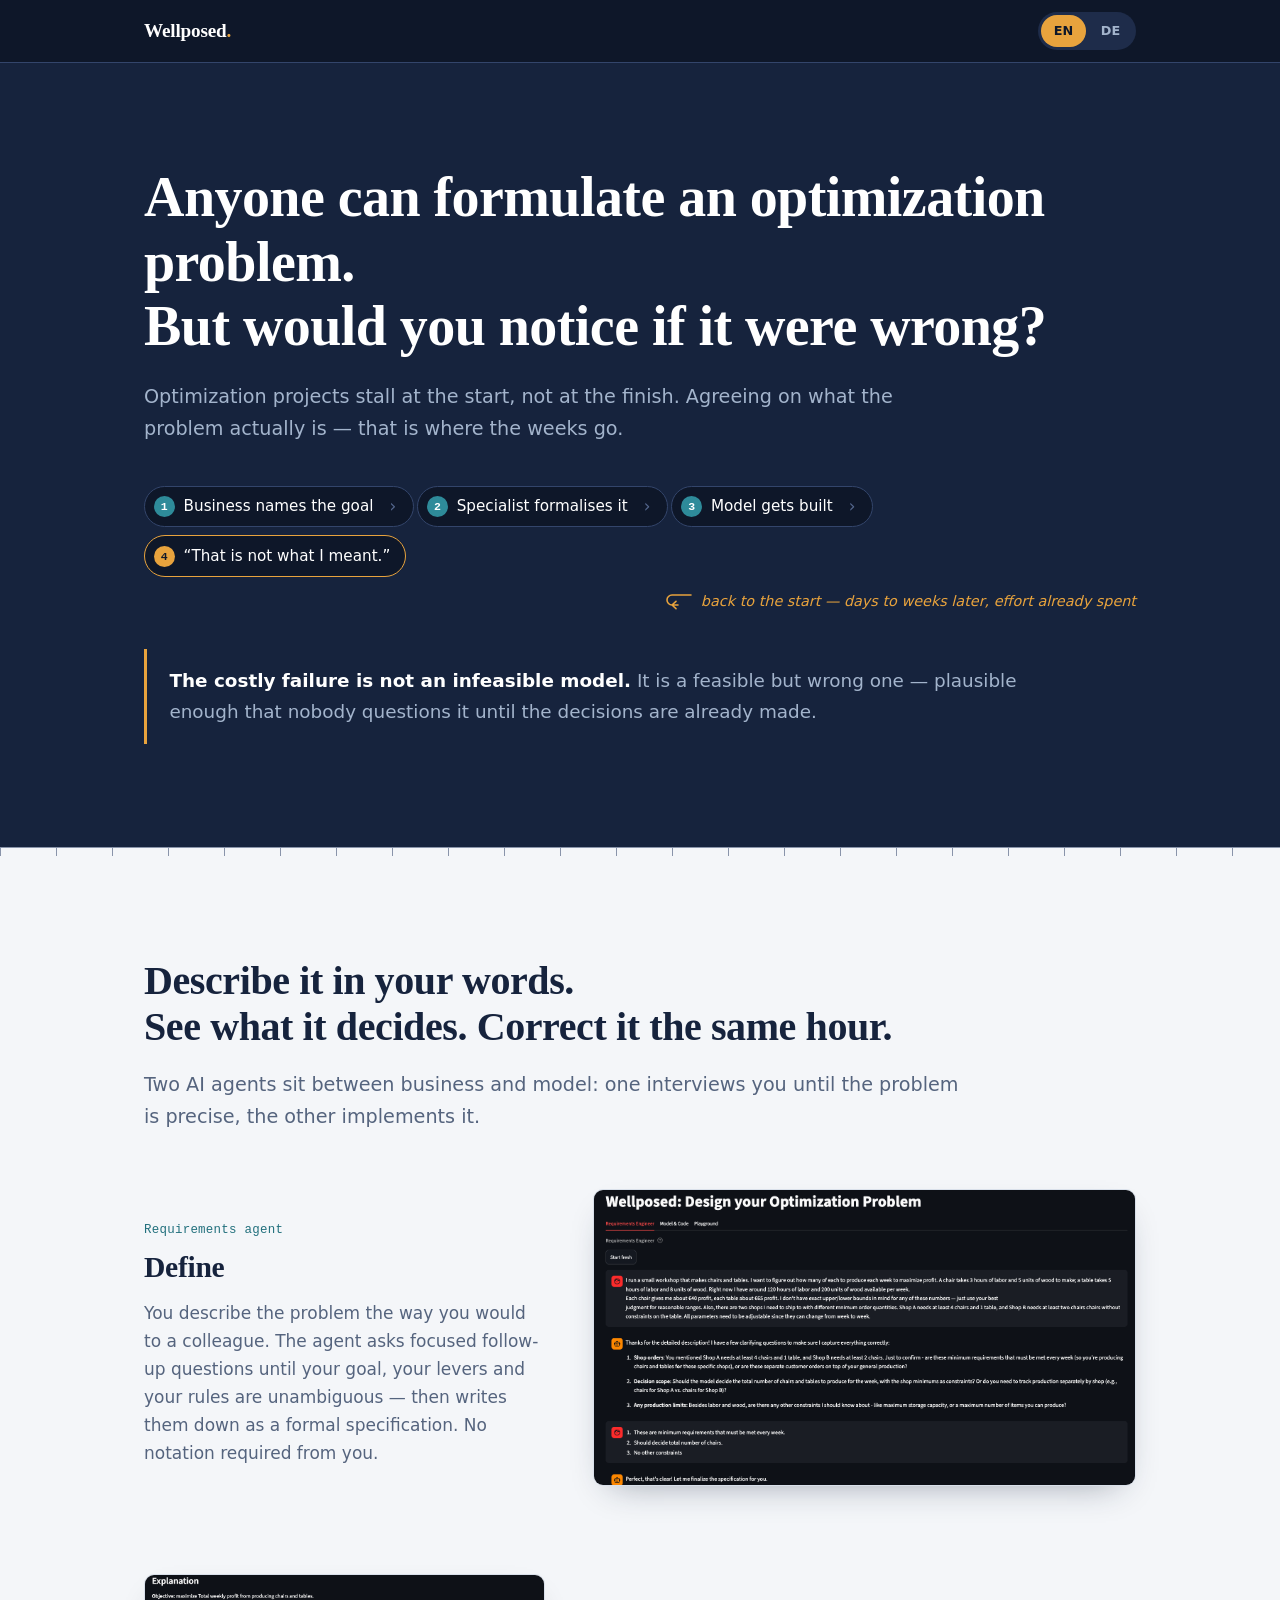
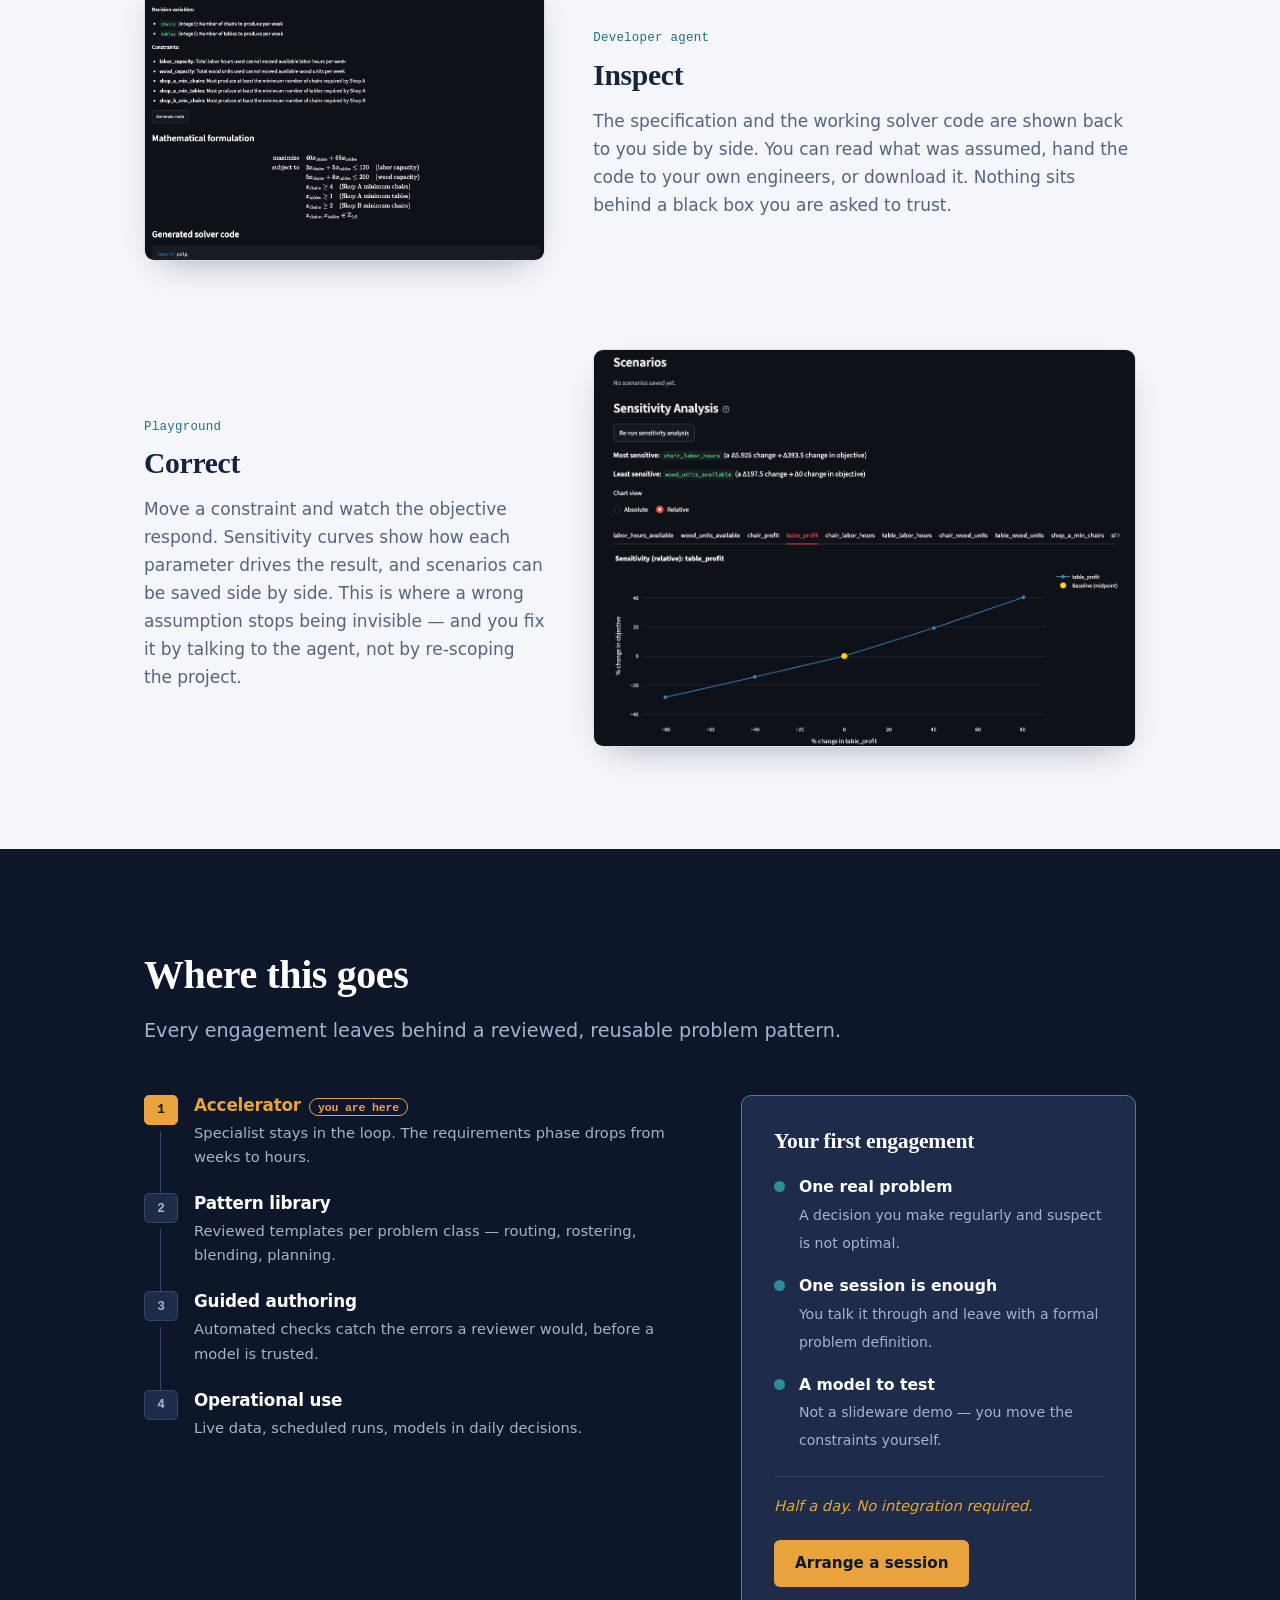
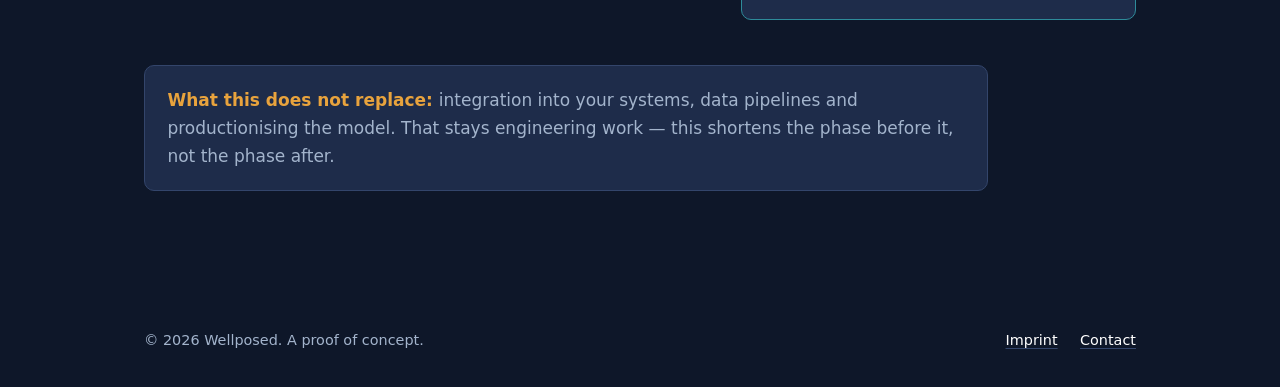
<file: index.html>
<!doctype html>
<html lang="en">
<head>
<meta charset="utf-8">
<meta name="viewport" content="width=device-width, initial-scale=1">
<title data-en="Wellposed — define the optimization problem before you build it" data-de="Wellposed: das Optimierungsproblem klären, bevor es gebaut wird">Wellposed — define the optimization problem before you build it</title>
<meta name="description" data-en="Two AI agents turn a business problem into a well-posed optimization model you can inspect and correct — before implementation effort is spent." data-de="Zwei KI-Agenten machen aus einer Fachanforderung ein sauber definiertes Optimierungsmodell, das Sie prüfen und korrigieren können, bevor Umsetzungsaufwand entsteht." content="Two AI agents turn a business problem into a well-posed optimization model you can inspect and correct — before implementation effort is spent.">
<link rel="stylesheet" href="styles.css">
</head>
<body>

<a class="skip" href="#main" data-en="Skip to content" data-de="Zum Inhalt springen">Skip to content</a>

<header class="masthead">
  <div class="wrap">
    <a class="brand" href="index.html">Wellposed<span class="dot">.</span></a>
    <div class="langswitch" role="group" aria-label="Language / Sprache">
      <button type="button" data-lang="en" aria-pressed="true">EN</button>
      <button type="button" data-lang="de" aria-pressed="false">DE</button>
    </div>
  </div>
</header>

<main id="main">

  <!-- ===== 1. The problem ===== -->
  <section class="band band--dark hero">
    <div class="wrap">
      <h1 data-en="Anyone can formulate an optimization problem.&#10;But would you notice if it were wrong?"
          data-de="Jeder kann ein Optimierungsproblem formulieren.&#10;Aber würden Sie es merken, wenn es falsch wäre?">Anyone can formulate an optimization problem.
But would you notice if it were wrong?</h1>

      <p class="lede"
         data-en="Optimization projects stall at the start, not at the finish. Agreeing on what the problem actually is — that is where the weeks go."
         data-de="Optimierungsprojekte stocken am Anfang, nicht am Ende. Die meiste Zeit vergeht damit, sich überhaupt einig zu werden, worin das Problem eigentlich besteht.">Optimization projects stall at the start, not at the finish. Agreeing on what the problem actually is — that is where the weeks go.</p>

      <ol class="loopstrip">
        <li><span data-en="Business names the goal" data-de="Fachbereich nennt das Ziel">Business names the goal</span></li>
        <li><span data-en="Specialist formalises it" data-de="Spezialist formuliert das Modell">Specialist formalises it</span></li>
        <li><span data-en="Model gets built" data-de="Die Umsetzung beginnt">Model gets built</span></li>
        <li class="last"><span data-en="“That is not what I meant.”" data-de="„So war das nicht gemeint.“">“That is not what I meant.”</span></li>
      </ol>

      <p class="loop-return">
        <svg width="26" height="14" viewBox="0 0 26 14" aria-hidden="true" focusable="false">
          <path d="M25 1 H6 A5 5 0 0 0 6 11 H12 M6 11 l4 -3.6 M6 11 l4 3.6" />
        </svg>
        <span data-en="back to the start — days to weeks later, effort already spent"
              data-de="und zurück zum Anfang, Tage oder Wochen später, der Aufwand ist längst investiert">back to the start — days to weeks later, effort already spent</span>
      </p>

      <p class="insight">
        <b data-en="The costly failure is not an infeasible model."
           data-de="Der teure Fehler ist nicht das unlösbare Modell.">The costly failure is not an infeasible model.</b>
        <span data-en=" It is a feasible but wrong one — plausible enough that nobody questions it until the decisions are already made."
              data-de=" Sondern das Modell, das rechnet und trotzdem falsch liegt: plausibel genug, dass niemand nachfragt, bis die Entscheidungen längst getroffen sind."> It is a feasible but wrong one — plausible enough that nobody questions it until the decisions are already made.</span>
      </p>
    </div>
  </section>

  <div class="axis" aria-hidden="true"></div>

  <!-- ===== 2. The solution + screenshots ===== -->
  <section class="band band--light">
    <div class="wrap">
      <h2 data-en="Describe it in your words.&#10;See what it decides. Correct it the same hour."
          data-de="Sie beschreiben es in Ihren Worten.&#10;Sie sehen, was entschieden wird und korrigieren sofort.">Describe it in your words.
See what it decides. Correct it the same hour.</h2>

      <p class="lede dim" style="margin-top:1.2rem"
         data-en="Two AI agents sit between business and model: one interviews you until the problem is precise, the other implements it."
         data-de="Zwischen Fachbereich und Modell arbeiten zwei KI-Agenten: Der eine fragt so lange nach, bis das Problem präzise ist. Der andere setzt es um.">Two AI agents sit between business and model: one interviews you until the problem is precise, the other implements it.</p>

      <div class="rows">

        <div class="row">
          <div class="row-text">
            <p class="kicker" data-en="Requirements agent" data-de="Requirements-Agent">Requirements agent</p>
            <h3 data-en="Define" data-de="Definieren">Define</h3>
            <p data-en="You describe the problem the way you would to a colleague. The agent asks focused follow-up questions until your goal, your levers and your rules are unambiguous — then writes them down as a formal specification. No notation required from you."
               data-de="Sie schildern das Problem so, wie Sie es einer Kollegin erklären würden. Der Agent fragt gezielt nach, bis Ziel, Stellhebel und Regeln eindeutig sind, und hält das Ergebnis als formale Spezifikation fest. Eine mathematische Notation müssen Sie dafür nicht beherrschen.">You describe the problem the way you would to a colleague. The agent asks focused follow-up questions until your goal, your levers and your rules are unambiguous — then writes them down as a formal specification. No notation required from you.</p>
          </div>
          <figure class="shot">
            <img src="screenshots/1-requirements-chat.png"
                 alt="The requirements agent asking clarifying questions in a chat window"
                 onerror="this.closest('.shot').classList.add('is-empty')">
            <div class="shot-ph">
              <strong data-en="Screenshot 1 — Requirements chat" data-de="Screenshot 1: Requirements-Chat">Screenshot 1 — Requirements chat</strong>
              <code>screenshots/1-requirements-chat.png</code>
            </div>
          </figure>
        </div>

        <div class="row row--flip">
          <div class="row-text">
            <p class="kicker" data-en="Developer agent" data-de="Developer-Agent">Developer agent</p>
            <h3 data-en="Inspect" data-de="Prüfen">Inspect</h3>
            <p data-en="The specification and the working solver code are shown back to you side by side. You can read what was assumed, hand the code to your own engineers, or download it. Nothing sits behind a black box you are asked to trust."
               data-de="Spezifikation und lauffähiger Solver-Code stehen nebeneinander. Sie können nachlesen, welche Annahmen getroffen wurden, den Code herunterladen oder ihn Ihren eigenen Entwicklern geben. Es bleibt nichts in einer Blackbox, der Sie einfach vertrauen müssten.">The specification and the working solver code are shown back to you side by side. You can read what was assumed, hand the code to your own engineers, or download it. Nothing sits behind a black box you are asked to trust.</p>
          </div>
          <figure class="shot">
            <img src="screenshots/2-model-and-code.png"
                 alt="The Model and Code tab showing the specification next to generated solver code"
                 onerror="this.closest('.shot').classList.add('is-empty')">
            <div class="shot-ph">
              <strong data-en="Screenshot 2 — Model &amp; Code" data-de="Screenshot 2: Modell &amp; Code">Screenshot 2 — Model &amp; Code</strong>
              <code>screenshots/2-model-and-code.png</code>
            </div>
          </figure>
        </div>

        <div class="row">
          <div class="row-text">
            <p class="kicker" data-en="Playground" data-de="Playground">Playground</p>
            <h3 data-en="Correct" data-de="Korrigieren">Correct</h3>
            <p data-en="Move a constraint and watch the objective respond. Sensitivity curves show how each parameter drives the result, and scenarios can be saved side by side. This is where a wrong assumption stops being invisible — and you fix it by talking to the agent, not by re-scoping the project."
               data-de="Verschieben Sie eine Restriktion und sehen Sie, wie die Zielfunktion reagiert. Sensitivitätskurven zeigen, welchen Einfluss jeder Parameter hat, und Szenarien lassen sich nebeneinander speichern. Genau hier fällt eine falsche Annahme auf. Korrigiert wird sie im Gespräch mit dem Agenten, nicht in einem neuen Projekt.">Move a constraint and watch the objective respond. Sensitivity curves show how each parameter drives the result, and scenarios can be saved side by side. This is where a wrong assumption stops being invisible — and you fix it by talking to the agent, not by re-scoping the project.</p>
          </div>
          <figure class="shot">
            <img src="screenshots/3-playground.png"
                 alt="The Playground tab with parameter sliders, sensitivity charts and a scenario comparison"
                 onerror="this.closest('.shot').classList.add('is-empty')">
            <div class="shot-ph">
              <strong data-en="Screenshot 3: Playground" data-de="Screenshot 3: Playground">Screenshot 3: Playground</strong>
              <code>screenshots/3-playground.png</code>
            </div>
          </figure>
        </div>

      </div>
    </div>
  </section>

  <!-- ===== 3. Outlook + offer ===== -->
  <section class="band band--deep">
    <div class="wrap">
      <h2 data-en="Where this goes" data-de="Wohin das führt">Where this goes</h2>
      <p class="lede dim" style="margin-top:1.1rem"
         data-en="Every engagement leaves behind a reviewed, reusable problem pattern."
         data-de="Jedes Projekt hinterlässt ein geprüftes, wiederverwendbares Problemmuster.">Every engagement leaves behind a reviewed, reusable problem pattern.</p>

      <div class="stage-grid">
        <ol class="stages">
          <li class="stage stage--now">
            <span class="marker" aria-hidden="true">1</span>
            <div>
              <h3><span data-en="Accelerator" data-de="Beschleuniger">Accelerator</span><span class="here" data-en="you are here" data-de="Sie sind hier">you are here</span></h3>
              <p data-en="Specialist stays in the loop. The requirements phase drops from weeks to hours."
                 data-de="Der Spezialist bleibt eingebunden. Die Anforderungsphase schrumpft von Wochen auf Stunden.">Specialist stays in the loop. The requirements phase drops from weeks to hours.</p>
            </div>
          </li>
          <li class="stage">
            <span class="marker" aria-hidden="true">2</span>
            <div>
              <h3 data-en="Pattern library" data-de="Musterbibliothek">Pattern library</h3>
              <p data-en="Reviewed templates per problem class — routing, rostering, blending, planning."
                 data-de="Geprüfte Vorlagen je Problemklasse: Tourenplanung, Dienstpläne, Mischungen, Produktionsplanung.">Reviewed templates per problem class — routing, rostering, blending, planning.</p>
            </div>
          </li>
          <li class="stage">
            <span class="marker" aria-hidden="true">3</span>
            <div>
              <h3 data-en="Guided authoring" data-de="Begleitete Modellierung">Guided authoring</h3>
              <p data-en="Automated checks catch the errors a reviewer would, before a model is trusted."
                 data-de="Automatische Prüfungen finden die Fehler, die sonst erst ein Reviewer bemerkt.">Automated checks catch the errors a reviewer would, before a model is trusted.</p>
            </div>
          </li>
          <li class="stage">
            <span class="marker" aria-hidden="true">4</span>
            <div>
              <h3 data-en="Operational use" data-de="Produktiver Einsatz">Operational use</h3>
              <p data-en="Live data, scheduled runs, models in daily decisions."
                 data-de="Live-Daten, geplante Läufe, Modelle im Tagesgeschäft.">Live data, scheduled runs, models in daily decisions.</p>
            </div>
          </li>
        </ol>

        <aside class="offer">
          <h3 data-en="Your first engagement" data-de="Ihr erstes Projekt">Your first engagement</h3>
          <ul>
            <li><div>
              <b data-en="One real problem" data-de="Ein echtes Problem">One real problem</b>
              <span data-en="A decision you make regularly and suspect is not optimal."
                    data-de="Eine Entscheidung, die Sie regelmäßig treffen und für nicht optimal halten.">A decision you make regularly and suspect is not optimal.</span>
            </div></li>
            <li><div>
              <b data-en="One session is enough" data-de="Eine Sitzung genügt">One session is enough</b>
              <span data-en="You talk it through and leave with a formal problem definition."
                    data-de="Sie sprechen es einmal durch und haben danach eine formale Problemdefinition.">You talk it through and leave with a formal problem definition.</span>
            </div></li>
            <li><div>
              <b data-en="A model to test" data-de="Ein Modell zum Testen">A model to test</b>
              <span data-en="Not a slideware demo — you move the constraints yourself."
                    data-de="Statt einer Folien-Demo: Sie verschieben die Restriktionen selbst.">Not a slideware demo — you move the constraints yourself.</span>
            </div></li>
          </ul>
          <p class="note" data-en="Half a day. No integration required."
             data-de="Ein halber Tag. Keine Integration nötig.">Half a day. No integration required.</p>
          <a class="cta" href="mailto:hi@mstallmann.eu"
             data-en="Arrange a session" data-de="Termin vereinbaren">Arrange a session</a>
        </aside>
      </div>

      <p class="boundary">
        <b data-en="What this does not replace: " data-de="Was das nicht ersetzt: ">What this does not replace: </b>
        <span data-en="integration into your systems, data pipelines and productionising the model. That stays engineering work — this shortens the phase before it, not the phase after."
              data-de="Integration in Ihre Systeme, Datenpipelines und Produktivsetzung. Das bleibt Engineering-Arbeit. Kürzer wird die Phase davor, nicht die danach.">integration into your systems, data pipelines and productionising the model. That stays engineering work — this shortens the phase before it, not the phase after.</span>
      </p>
    </div>
  </section>

</main>

<footer class="foot">
  <div class="wrap">
    <p data-en="© 2026 Wellposed. A proof of concept."
       data-de="© 2026 Wellposed. Ein Proof of Concept.">© 2026 Wellposed. A proof of concept.</p>
    <nav>
      <a href="impressum.html" data-en="Imprint" data-de="Impressum">Imprint</a>
      <a href="mailto:hi@mstallmann.eu" data-en="Contact" data-de="Kontakt">Contact</a>
    </nav>
  </div>
</footer>

<script src="lang.js"></script>
</body>
</html>
</file>
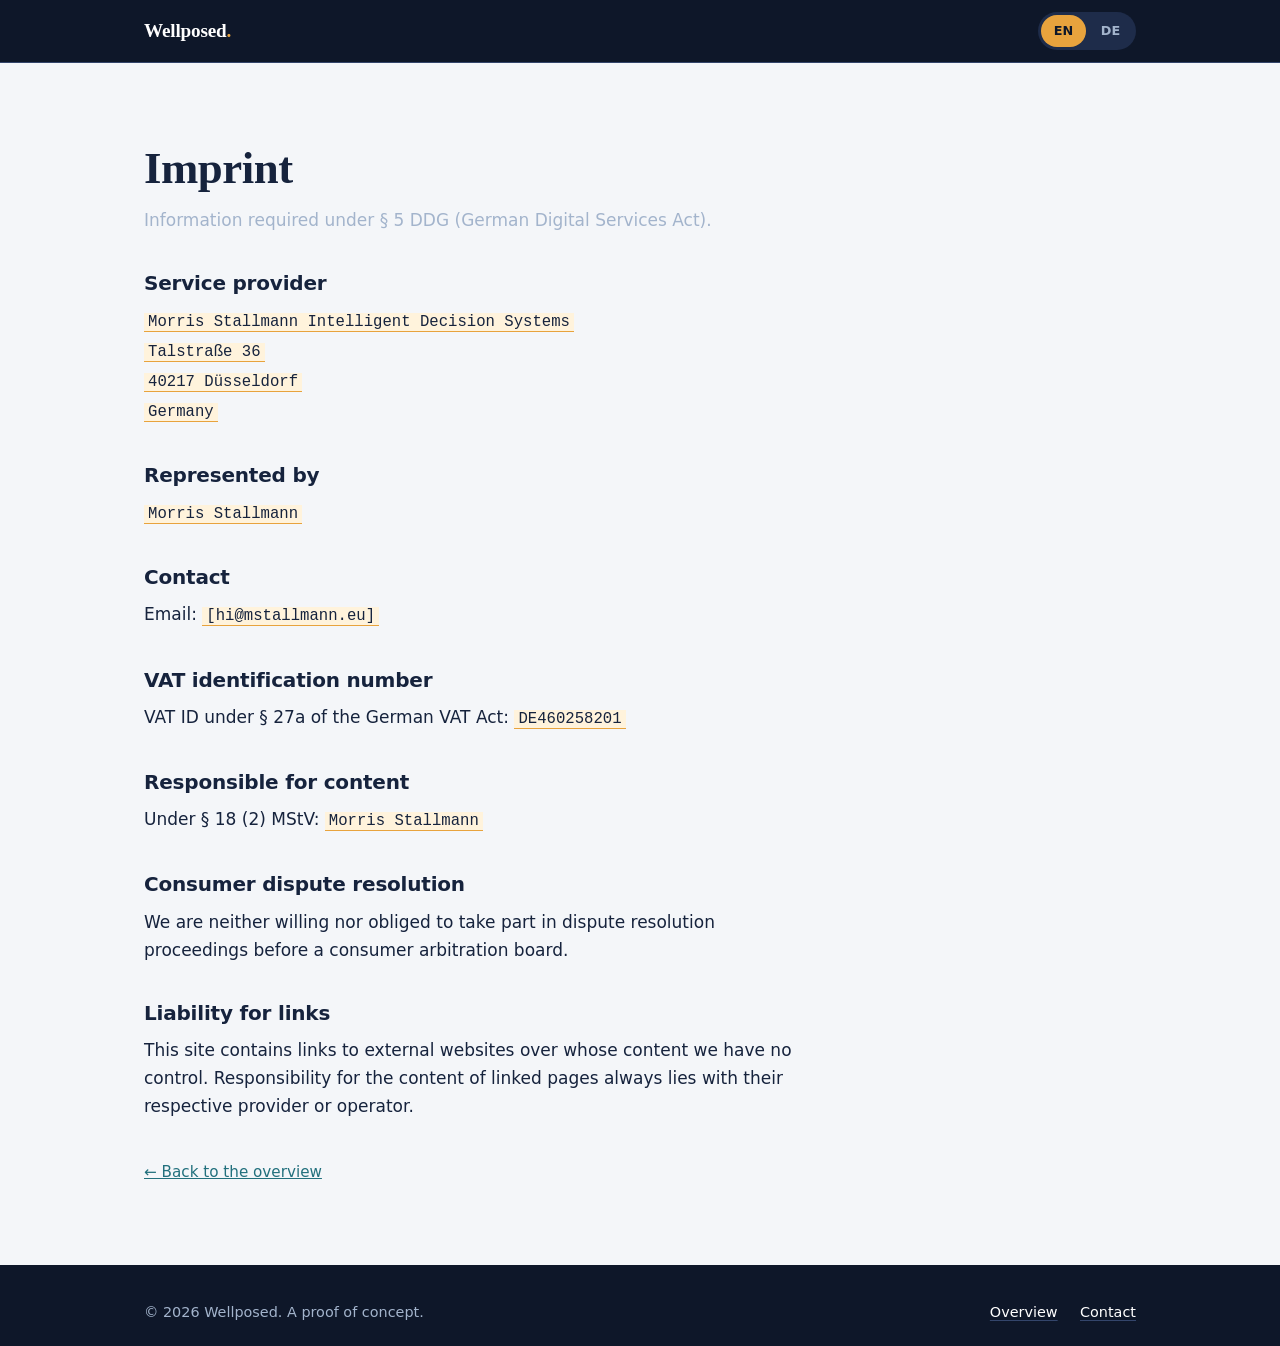
<file: impressum.html>
<!doctype html>
<html lang="en">
<head>
<meta charset="utf-8">
<meta name="viewport" content="width=device-width, initial-scale=1">
<title data-en="Imprint — Wellposed" data-de="Impressum — Wellposed">Imprint — Wellposed</title>
<meta name="robots" content="noindex">
<link rel="stylesheet" href="styles.css">
</head>
<body>

<a class="skip" href="#main" data-en="Skip to content" data-de="Zum Inhalt springen">Skip to content</a>

<header class="masthead">
  <div class="wrap">
    <a class="brand" href="index.html">Wellposed<span class="dot">.</span></a>
    <div class="langswitch" role="group" aria-label="Language / Sprache">
      <button type="button" data-lang="en" aria-pressed="true">EN</button>
      <button type="button" data-lang="de" aria-pressed="false">DE</button>
    </div>
  </div>
</header>

<main id="main" class="legal">
  <div class="wrap">

    <h1 data-en="Imprint" data-de="Impressum">Imprint</h1>
    <p class="dim" data-en="Information required under § 5 DDG (German Digital Services Act)."
       data-de="Angaben gemäß § 5 DDG (Digitale-Dienste-Gesetz).">Information required under § 5 DDG (German Digital Services Act).</p>

    <h2 data-en="Service provider" data-de="Diensteanbieter">Service provider</h2>
    <address>
      <span class="fill">Morris Stallmann Intelligent Decision Systems</span><br>
      <span class="fill">Talstraße 36</span><br>
      <span class="fill">40217 Düsseldorf</span><br>
      <span class="fill">Germany</span>
    </address>

    <h2 data-en="Represented by" data-de="Vertreten durch">Represented by</h2>
    <p><span class="fill">Morris Stallmann</span></p>

    <h2 data-en="Contact" data-de="Kontakt">Contact</h2>
    <p>
      <span data-en="Email: " data-de="E-Mail: ">Email: </span><span class="fill">[hi@mstallmann.eu]</span>
    </p>

    <h2 data-en="VAT identification number" data-de="Umsatzsteuer-Identifikationsnummer">VAT identification number</h2>
    <p>
      <span data-en="VAT ID under § 27a of the German VAT Act: " data-de="USt-IdNr. gemäß § 27a Umsatzsteuergesetz: ">VAT ID under § 27a of the German VAT Act: </span><span class="fill">DE460258201</span>
    </p>

    <h2 data-en="Responsible for content" data-de="Inhaltlich verantwortlich">Responsible for content</h2>
    <p>
      <span data-en="Under § 18 (2) MStV: " data-de="Gemäß § 18 Abs. 2 MStV: ">Under § 18 (2) MStV: </span><span class="fill">Morris Stallmann</span>
    </p>

    <h2 data-en="Consumer dispute resolution" data-de="Verbraucherstreitbeilegung">Consumer dispute resolution</h2>
    <p data-en="We are neither willing nor obliged to take part in dispute resolution proceedings before a consumer arbitration board."
       data-de="Wir sind nicht bereit und nicht verpflichtet, an Streitbeilegungsverfahren vor einer Verbraucherschlichtungsstelle teilzunehmen.">We are neither willing nor obliged to take part in dispute resolution proceedings before a consumer arbitration board.</p>

    <h2 data-en="Liability for links" data-de="Haftung für Links">Liability for links</h2>
    <p data-en="This site contains links to external websites over whose content we have no control. Responsibility for the content of linked pages always lies with their respective provider or operator."
       data-de="Diese Seite enthält Links zu externen Websites, auf deren Inhalte wir keinen Einfluss haben. Für die Inhalte verlinkter Seiten ist stets der jeweilige Anbieter oder Betreiber verantwortlich.">This site contains links to external websites over whose content we have no control. Responsibility for the content of linked pages always lies with their respective provider or operator.</p>

    <a class="back" href="index.html" data-en="← Back to the overview" data-de="← Zurück zur Übersicht">← Back to the overview</a>

  </div>
</main>

<footer class="foot">
  <div class="wrap">
    <p data-en="© 2026 Wellposed. A proof of concept."
       data-de="© 2026 Wellposed. Ein Proof of Concept.">© 2026 Wellposed. A proof of concept, honestly labelled as one.</p>
    <nav>
      <a href="index.html" data-en="Overview" data-de="Übersicht">Overview</a>
      <a href="mailto:hi@mstallmann.eu" data-en="Contact" data-de="Kontakt">Contact</a>
    </nav>
  </div>
</footer>

<script src="lang.js"></script>
</body>
</html>
</file>
<file: styles.css>
/* ------------------------------------------------------------------
   Wellposed — shared styles
   Self-contained: no external fonts, no CDN, no tracking.
   ------------------------------------------------------------------ */

:root {
  --ink:        #0E1729;
  --navy:       #16233D;
  --panel:      #1E2C4A;
  --line-dark:  #33456B;
  --paper:      #F4F6F9;
  --card:       #FFFFFF;
  --line-light: #D9E0EA;

  --teal:       #2E8B9A;
  --teal-deep:  #22707D;
  --amber:      #E8A33D;
  --amber-deep: #A96F12;

  --on-dark:        #FFFFFF;
  --on-dark-muted:  #A3B4CC;
  --on-light:       #16233D;
  --on-light-muted: #55647E;

  --serif: ui-serif, Georgia, "Iowan Old Style", "Palatino Linotype", serif;
  --sans:  system-ui, -apple-system, "Segoe UI", Roboto, "Helvetica Neue", Arial, sans-serif;
  --mono:  ui-monospace, SFMono-Regular, "SF Mono", Menlo, Consolas, monospace;

  --measure: 62ch;
  --gutter: clamp(1.25rem, 5vw, 4rem);
  --radius: 10px;
}

/* ---------- reset ---------- */
*, *::before, *::after { box-sizing: border-box; }
html { -webkit-text-size-adjust: 100%; scroll-behavior: smooth; }
@media (prefers-reduced-motion: reduce) {
  html { scroll-behavior: auto; }
  *, *::before, *::after { animation-duration: .01ms !important; animation-iteration-count: 1 !important; transition-duration: .01ms !important; }
}
body {
  margin: 0;
  font-family: var(--sans);
  font-size: 1.0625rem;
  line-height: 1.65;
  color: var(--on-light);
  background: var(--paper);
  -webkit-font-smoothing: antialiased;
}
img { max-width: 100%; display: block; }
a { color: inherit; }

/* ---------- a11y ---------- */
:focus-visible {
  outline: 3px solid var(--amber);
  outline-offset: 3px;
  border-radius: 3px;
}
.skip {
  position: absolute; left: -9999px; top: 0;
  background: var(--amber); color: var(--ink);
  padding: .7rem 1.1rem; font-weight: 600; z-index: 100;
  border-radius: 0 0 var(--radius) 0;
}
.skip:focus { left: 0; }
.vh {
  position: absolute; width: 1px; height: 1px;
  overflow: hidden; clip: rect(0 0 0 0); white-space: nowrap;
}

/* ---------- layout ---------- */
.wrap { width: min(1120px, 100%); margin-inline: auto; padding-inline: var(--gutter); }
.band { padding-block: clamp(3.5rem, 8vw, 6.5rem); }
.band--dark  { background: var(--navy); color: var(--on-dark); }
.band--deep  { background: var(--ink);  color: var(--on-dark); }
.band--light { background: var(--paper); color: var(--on-light); }

/* axis motif: a ruled baseline with ticks, echoing a plotted chart */
.band--dark + .band--light,
.band--deep + .band--light { border-top: 1px solid var(--line-light); }
.axis {
  height: 9px;
  background:
    linear-gradient(var(--line-dark), var(--line-dark)) left top / 100% 1px no-repeat,
    repeating-linear-gradient(90deg, var(--line-dark) 0 1px, transparent 1px 56px) left top / 100% 9px no-repeat;
  opacity: .55;
}

/* ---------- type ---------- */
h1, h2, h3 { font-family: var(--serif); font-weight: 600; margin: 0; line-height: 1.15; letter-spacing: -0.01em; }
h1 { font-size: clamp(2.1rem, 5.2vw, 3.5rem); white-space: pre-line; }
h2 { font-size: clamp(1.7rem, 3.6vw, 2.5rem); white-space: pre-line; }
h3 { font-size: 1.3rem; line-height: 1.25; }
p  { margin: 0; max-width: var(--measure); }
.lede { font-size: clamp(1.05rem, 1.7vw, 1.2rem); max-width: 68ch; }
.dim  { color: var(--on-dark-muted); }
.band--light .dim { color: var(--on-light-muted); }

/* ---------- header ---------- */
.masthead {
  position: sticky; top: 0; z-index: 20;
  background: var(--ink);
  border-bottom: 1px solid var(--line-dark);
  color: var(--on-dark);
}
.masthead .wrap {
  display: flex; align-items: center; justify-content: space-between;
  gap: 1rem; min-height: 62px;
}
.brand {
  font-family: var(--serif); font-size: 1.2rem; font-weight: 600;
  text-decoration: none; letter-spacing: -0.01em;
}
.brand .dot { color: var(--amber); }

.langswitch { display: flex; gap: 2px; background: var(--panel); border-radius: 999px; padding: 3px; }
.langswitch button {
  font: inherit; font-size: .8rem; font-weight: 600;
  border: 0; background: transparent; color: var(--on-dark-muted);
  padding: .35rem .8rem; border-radius: 999px; cursor: pointer;
}
.langswitch button[aria-pressed="true"] { background: var(--amber); color: var(--ink); }
.langswitch button:hover:not([aria-pressed="true"]) { color: var(--on-dark); }

/* ---------- hero ---------- */
.hero h1 { max-width: 48ch; }
.hero .lede { margin-top: 1.4rem; color: var(--on-dark-muted); }

/* the loop, compressed: four beats on one line, then back to the start */
.loopstrip {
  list-style: none; margin: clamp(1.8rem, 3.5vw, 2.6rem) 0 0; padding: 0;
  display: flex; flex-wrap: wrap; align-items: center; gap: .5rem .2rem;
  counter-reset: beat;
}
.loopstrip li {
  counter-increment: beat;
  display: flex; align-items: center; gap: .55rem;
  font-size: .95rem; color: var(--on-dark);
  background: var(--ink); border: 1px solid var(--line-dark);
  border-radius: 999px; padding: .45rem .95rem .45rem .55rem;
}
.loopstrip li::before {
  content: counter(beat);
  display: grid; place-items: center; flex: none;
  width: 21px; height: 21px; border-radius: 50%;
  background: var(--teal); color: #fff;
  font-family: var(--mono); font-size: .72rem; font-weight: 700;
}
.loopstrip li.last { border-color: var(--amber); }
.loopstrip li.last::before { background: var(--amber); color: var(--ink); }
.loopstrip li:not(:last-child)::after {
  content: "\203A"; margin-left: .45rem; margin-right: .1rem;
  color: #55688F; font-size: 1.05rem; line-height: 1;
}
@media (max-width: 560px) {
  .loopstrip { flex-direction: column; align-items: stretch; }
  .loopstrip li:not(:last-child)::after { display: none; }
}

.loop-return {
  max-width: none;
  margin-top: .8rem;
  display: flex; align-items: center; justify-content: flex-end; gap: .55rem;
  color: var(--amber); font-size: .9rem; font-style: italic;
}
.loop-return svg { flex: none; overflow: visible; }
.loop-return path { stroke: var(--amber); stroke-width: 1.6; fill: none; stroke-linecap: round; }
@media (prefers-reduced-motion: no-preference) {
  .loop-return path { stroke-dasharray: 60; stroke-dashoffset: 60; animation: draw .9s ease-out .5s forwards; }
}
@keyframes draw { to { stroke-dashoffset: 0; } }

.insight {
  margin-top: clamp(1.6rem, 3vw, 2.2rem);
  border-left: 3px solid var(--amber);
  padding: 1.1rem 0 1.1rem 1.4rem;
  max-width: 76ch;
  font-size: clamp(1rem, 1.6vw, 1.15rem);
}
.insight b { font-weight: 700; }
.insight span { color: var(--on-dark-muted); }

/* ---------- capability rows (screenshots) ---------- */
.rows { display: grid; gap: clamp(3rem, 7vw, 5.5rem); margin-top: clamp(2.5rem, 5vw, 3.5rem); }
.row { display: grid; gap: clamp(1.5rem, 4vw, 3rem); align-items: center; grid-template-columns: 0.85fr 1.15fr; }
@media (max-width: 800px) { .row { grid-template-columns: 1fr; } }
@media (min-width: 801px) {
  .row--flip .row-text { order: 2; }
  .row--flip .shot     { order: 1; }
}
.row-text h3 { font-size: clamp(1.4rem, 2.4vw, 1.85rem); font-family: var(--serif); }
.row-text .kicker {
  font-family: var(--mono); font-size: .78rem; color: var(--teal-deep);
  letter-spacing: .02em; margin-bottom: .5rem;
}
.row-text p { margin-top: .8rem; color: var(--on-light-muted); }

.shot { margin: 0; }
.shot img {
  width: 100%; border-radius: var(--radius);
  border: 1px solid var(--line-light);
  box-shadow: 0 14px 34px -18px rgba(22,35,61,.45);
}
.shot-ph { display: none; }
.shot.is-empty img { display: none; }
.shot.is-empty .shot-ph {
  display: grid; place-content: center; gap: .5rem; text-align: center;
  aspect-ratio: 16 / 10;
  border: 2px dashed #B9C5D4; border-radius: var(--radius);
  background: repeating-linear-gradient(135deg, #EDF1F6 0 12px, #E7ECF3 12px 24px);
  padding: 1.5rem; color: var(--on-light-muted);
}
.shot.is-empty .shot-ph strong { font-size: 1rem; color: var(--on-light); }
.shot.is-empty .shot-ph code { font-family: var(--mono); font-size: .8rem; color: var(--teal-deep); }

/* ---------- stages ---------- */
.stage-grid { display: grid; grid-template-columns: 1.35fr 1fr; gap: clamp(2rem, 5vw, 4rem); margin-top: clamp(2.2rem, 4vw, 3rem); align-items: start; }
@media (max-width: 900px) { .stage-grid { grid-template-columns: 1fr; } }

.stages { list-style: none; margin: 0; padding: 0; display: grid; gap: 1.5rem; }
.stage { display: grid; grid-template-columns: 34px 1fr; gap: 1rem; position: relative; }
.stage:not(:last-child)::before {
  content: ""; position: absolute; left: 16px; top: 36px; bottom: -1.5rem;
  width: 1px; background: var(--line-dark);
}
.stage .marker {
  display: grid; place-items: center; width: 34px; height: 30px;
  border: 1px solid var(--line-dark); border-radius: 5px;
  background: var(--panel); color: var(--on-dark-muted);
  font-family: var(--mono); font-size: .8rem; font-weight: 700;
}
.stage--now .marker { background: var(--amber); border-color: var(--amber); color: var(--ink); }
.stage h3 { font-family: var(--sans); font-size: 1.05rem; font-weight: 700; }
.stage--now h3 { color: var(--amber); }
.stage .here {
  font-family: var(--mono); font-size: .72rem; font-weight: 700;
  border: 1px solid var(--amber); border-radius: 999px;
  padding: .1rem .5rem; margin-left: .5rem; white-space: nowrap;
}
.stage p { font-size: .92rem; color: var(--on-dark-muted); margin-top: .3rem; }

.boundary {
  margin-top: clamp(2rem, 4vw, 2.8rem);
  background: var(--panel); border: 1px solid var(--line-dark);
  border-radius: var(--radius); padding: 1.25rem 1.4rem;
  max-width: 78ch;
}
.boundary b { color: var(--amber); }
.boundary span { color: var(--on-dark-muted); }

.offer {
  background: var(--panel);
  border: 1px solid var(--teal);
  border-radius: var(--radius);
  padding: clamp(1.4rem, 3vw, 2rem);
}
.offer h3 { font-family: var(--serif); font-size: 1.35rem; }
.offer ul { list-style: none; margin: 1.2rem 0 0; padding: 0; display: grid; gap: 1.05rem; }
.offer li { display: grid; grid-template-columns: 12px 1fr; gap: .8rem; }
.offer li::before { content: ""; width: 11px; height: 11px; border-radius: 50%; background: var(--teal); margin-top: .45rem; }
.offer li b { display: block; font-size: .98rem; }
.offer li span { font-size: .88rem; color: var(--on-dark-muted); }
.offer .note {
  margin-top: 1.4rem; padding-top: 1.1rem; border-top: 1px solid var(--line-dark);
  color: var(--amber); font-style: italic; font-size: .92rem;
}
.offer .cta {
  display: inline-block; margin-top: 1.3rem;
  background: var(--amber); color: var(--ink);
  text-decoration: none; font-weight: 700; font-size: .95rem;
  padding: .7rem 1.3rem; border-radius: 6px;
}
.offer .cta:hover { background: #F0B257; }

/* ---------- legal page ---------- */
.legal { padding-block: clamp(3rem, 7vw, 5rem); }
.legal h1 { font-size: clamp(1.9rem, 4vw, 2.8rem); }
.legal h2 { font-size: 1.25rem; font-family: var(--sans); font-weight: 700; margin-top: 2.4rem; }
.legal p, .legal address { margin-top: .7rem; font-style: normal; max-width: var(--measure); }
.legal .fill {
  background: #FFF3DC; border-bottom: 1px solid var(--amber);
  padding: 0 .25rem; font-family: var(--mono); font-size: .92em;
}
.legal .hint {
  margin-top: 2.6rem; background: var(--card);
  border: 1px solid var(--line-light); border-left: 3px solid var(--teal);
  border-radius: 0 var(--radius) var(--radius) 0;
  padding: 1.1rem 1.3rem; font-size: .93rem; color: var(--on-light-muted);
}
.legal .hint b { color: var(--on-light); }
.back { display: inline-block; margin-top: 2.5rem; font-size: .95rem; color: var(--teal-deep); }

/* ---------- footer ---------- */
.foot { background: var(--ink); color: var(--on-dark-muted); padding-block: 2.2rem; font-size: .9rem; }
.foot .wrap { display: flex; flex-wrap: wrap; gap: .6rem 1.6rem; align-items: center; justify-content: space-between; }
.foot a { color: var(--on-dark); text-decoration-color: var(--line-dark); text-underline-offset: 3px; }
.foot a:hover { text-decoration-color: var(--amber); }
.foot nav { display: flex; gap: 1.4rem; flex-wrap: wrap; }
</file>
